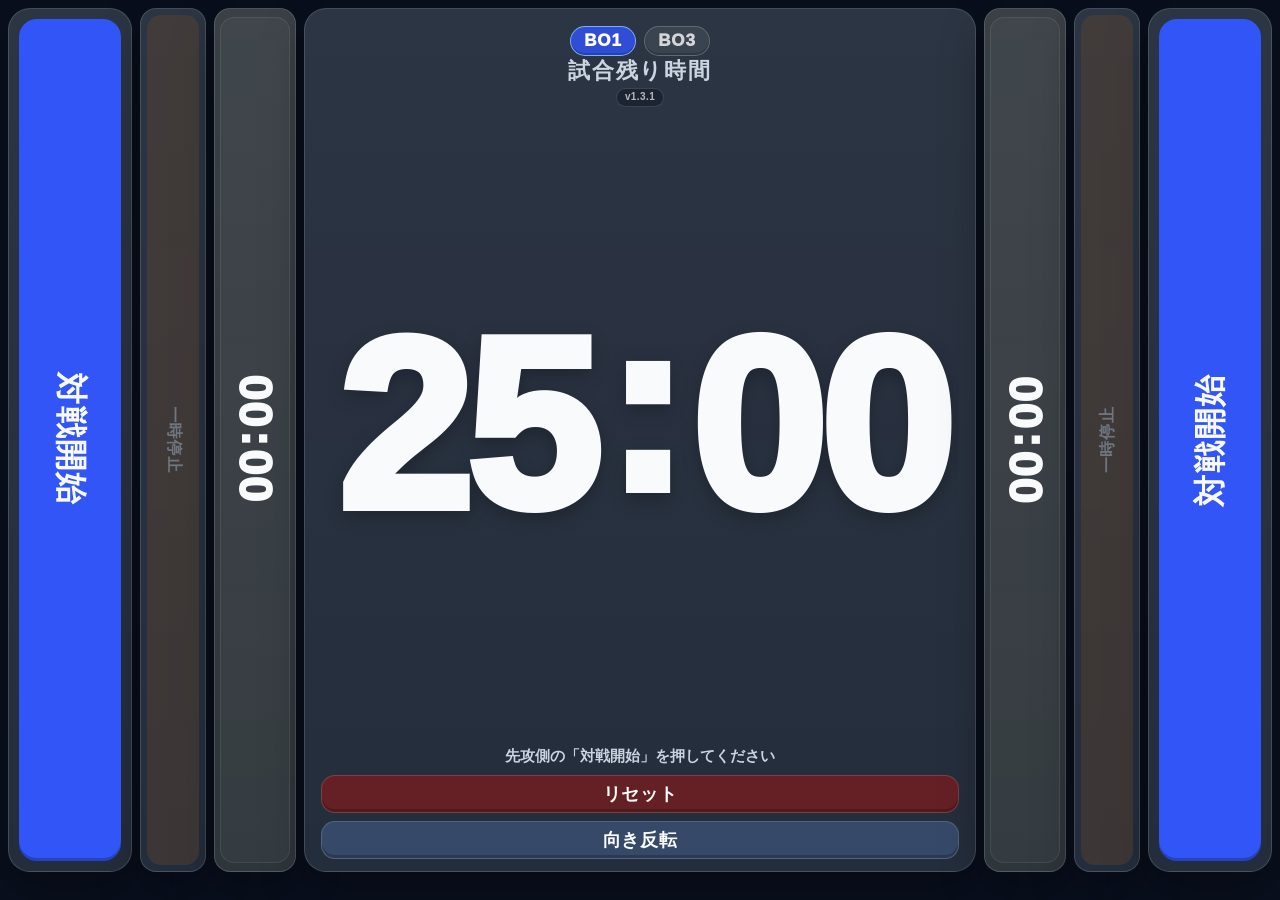
<file: index.html>
<!doctype html>
<html lang="ja">
<head>
  <meta charset="utf-8" />
  <meta name="viewport" content="width=device-width, initial-scale=1, viewport-fit=cover, user-scalable=no" />
  <meta name="theme-color" content="#090f1d" />
  <meta name="apple-mobile-web-app-capable" content="yes" />
  <meta name="apple-mobile-web-app-status-bar-style" content="black-translucent" />
  <meta name="apple-mobile-web-app-title" content="ポケカタイマー" />
  <link rel="manifest" href="manifest.webmanifest" />
  <link rel="apple-touch-icon" href="icons/apple-touch-icon.png" />
  <link rel="icon" href="icons/icon-192.png" />
  <title>ポケカ対戦タイマー</title>
  <style>
    :root {
      --bg: #090f1d;
      --panel: #202938;
      --panel2: #2a3137;
      --active: #30415f;
      --text: #f9fafb;
      --muted: #cbd5e1;
      --line: rgba(255,255,255,.14);
      --blue: #3155f6;
      --brown: #6b4a2b;
      --green: #15803d;
      --red: #7f1d1d;
      --slate: #41598c;
      --shadow: 0 18px 45px rgba(0,0,0,.28);
      --pseudo-landscape-rotation: 90deg;
    }
    * { box-sizing: border-box; -webkit-tap-highlight-color: transparent; }
    html, body {
      width:100%; min-height:100%; margin:0; overflow:hidden;
      background:var(--bg); color:var(--text);
      font-family:-apple-system,BlinkMacSystemFont,"Segoe UI",sans-serif;
      overscroll-behavior:none; touch-action:manipulation; user-select:none; -webkit-user-select:none;
    }
    body { min-height:100dvh; }

    .app {
      width:100vw; height:100dvh;
      padding:max(8px, env(safe-area-inset-top)) max(8px, env(safe-area-inset-right)) max(28px, env(safe-area-inset-bottom)) max(8px, env(safe-area-inset-left));
      display:flex; gap:8px; align-items:stretch;
      position:relative;
    }

    .col-time, .col-pause, .col-action, .center-panel {
      min-width:0; min-height:0; overflow:hidden;
      border:1px solid var(--line); box-shadow:var(--shadow);
      background:linear-gradient(180deg, rgba(255,255,255,.055), rgba(255,255,255,.018)), var(--panel);
    }
    .col-time {
      width:clamp(60px, 7vw, 82px);
      border-radius:16px; padding:8px 5px;
      display:flex; flex-direction:column; gap:8px;
      background:linear-gradient(180deg, rgba(255,255,255,.075), rgba(255,255,255,.02)), var(--panel2);
    }
    .col-pause {
      width:clamp(48px, 5.6vw, 66px);
      border-radius:16px; padding:6px;
      display:flex;
    }
    .col-action {
      width:clamp(88px, 10.6vw, 124px);
      border-radius:22px; padding:10px;
      display:flex;
    }
    .center-panel {
      flex:1 1 auto;
      border-radius:22px; padding:12px 16px;
      display:flex; flex-direction:column; align-items:center; text-align:center;
      min-width:0;
    }
    .zone-active {
      background:linear-gradient(180deg, rgba(96,165,250,.20), rgba(255,255,255,.02)), var(--active) !important;
      border-color:rgba(147,197,253,.55);
    }

    /* default order: left action | left pause | left time | center | right time | right pause | right action */
    .left-action { order:1; }
    .left-pause  { order:2; }
    .left-time   { order:3; }
    .center-panel{ order:4; }
    .right-time  { order:5; }
    .right-pause { order:6; }
    .right-action{ order:7; }
    .app.flipped { transform: rotate(180deg); transform-origin: center center; }

    button { font-family:inherit; }
    .big-action-button, .pause-button, .reset-button, .flip-button {
      border:0; color:var(--text); font-weight:900; letter-spacing:.04em;
      box-shadow:inset 0 -3px 0 rgba(0,0,0,.22); cursor:pointer;
    }
    .big-action-button {
      width:100%; height:100%; border-radius:18px; background:var(--blue);
      position:relative;
      display:block;
      font-size:clamp(20px,2.5vw,34px);
    }
    .big-action-button.is-resume { background:var(--green); }
    .big-action-button .button-label,
    .pause-button .button-label {
      position:absolute;
      left:50%;
      top:50%;
      display:block;
      white-space:nowrap;
      transform-origin:center center;
    }

    .left-action .button-label { transform:translate(-50%, -50%) rotate(90deg); }
    .right-action .button-label { transform:translate(-50%, -50%) rotate(-90deg); }

    .pause-button {
      width:100%; height:100%; border-radius:14px; background:var(--brown);
      position:relative;
      display:block;
      font-size:clamp(12px,1.25vw,16px);
    }
    .left-pause .button-label { transform:translate(-50%, -50%) rotate(90deg); }
    .right-pause .button-label { transform:translate(-50%, -50%) rotate(-90deg); }

    .role-badge {
      width:100%; min-height:34px; border-radius:999px; border:1px solid rgba(255,255,255,.18);
      display:grid; place-items:center; font-size:clamp(11px,1.1vw,14px); font-weight:900;
      color:var(--text); background:rgba(255,255,255,.06); flex:0 0 auto;
    }
    .role-badge.is-first { background:rgba(37,99,235,.9); }
    .role-badge.is-second { background:rgba(124,58,237,.88); }
    .role-badge:empty { display:none; }

    .time-card {
      flex:1 1 auto; min-height:0; position:relative; overflow:hidden;
      border-radius:14px; background:rgba(255,255,255,.035); border:1px solid rgba(255,255,255,.08);
    }
    .time-rotor {
      position:absolute; left:50%; top:50%;
      width:148px; height:58px; margin-left:-74px; margin-top:-29px;
      display:grid; place-items:center; gap:2px;
    }
    .left-time .time-rotor { transform:rotate(90deg); }
    .right-time .time-rotor { transform:rotate(-90deg); }
    .small-label, .match-label { color:var(--muted); font-weight:800; letter-spacing:.08em; }
    .time-rotor .small-label { font-size:clamp(9px, .95vw, 12px); }
    .used-time { font-variant-numeric:tabular-nums; font-size:clamp(28px,3.8vw,46px); font-weight:950; line-height:1; white-space:nowrap; letter-spacing:.03em; }
    .timer-text {
      display:inline-flex;
      align-items:center;
      justify-content:center;
      line-height:1;
      white-space:nowrap;
    }
    .timer-colon {
      display:inline-block;
      transform:translateY(-0.075em);
      margin:0 .045em;
    }

    .main-timer .timer-text {
      max-width: 100%;
      max-height: 100%;
    }


    .match-label { flex:0 0 auto; font-size:clamp(14px,1.7vw,22px); }
    .main-timer {
      width:100%; flex:1 1 auto; min-height:0; display:grid; place-items:center; overflow:hidden;
      font-variant-numeric:tabular-nums; font-size:clamp(78px,12.8vw,150px); font-weight:950; line-height:.92; letter-spacing:-.025em; white-space:nowrap;
      text-shadow:0 6px 18px rgba(0,0,0,.24);
    }
    .main-timer.is-warning { color:#fbbf24; }
    .main-timer.is-finished { color:#f87171; }
    .status-text {
      flex:0 0 auto; min-height:18px; color:var(--muted); font-size:clamp(10px,1.15vw,15px); font-weight:800; line-height:1.35;
    }
    .center-actions { width:100%; display:grid; gap:8px; margin-top:8px; }
    .reset-button, .flip-button {
      width:100%; min-height:38px; border-radius:14px; font-size:clamp(13px,1.45vw,18px); border:1px solid var(--line);
    }
    .reset-button { background:rgba(127,29,29,.72); }
    .flip-button { background:rgba(59,78,112,.88); }

    button:disabled { cursor:default; opacity:.34; box-shadow:none; }
    button.label-hidden .button-label { visibility:hidden; }


    .center-version-badge {
      flex: 0 0 auto;
      margin-top: 3px;
      padding: 2px 8px;
      border-radius: 999px;
      border: 1px solid rgba(255,255,255,.14);
      background: rgba(17,24,39,.52);
      color: rgba(255,255,255,.68);
      font-size: 10px;
      font-weight: 800;
      letter-spacing: .04em;
      line-height: 1.25;
    }
    .format-buttons {
      flex: 0 0 auto;
      display:flex;
      gap:8px;
      justify-content:center;
      align-items:center;
      margin-top:5px;
    }
    .format-button {
      min-width:66px;
      min-height:30px;
      border-radius:999px;
      border:1px solid rgba(255,255,255,.20);
      background:rgba(255,255,255,.07);
      color:rgba(255,255,255,.78);
      font-size:clamp(12px,1.35vw,17px);
      font-weight:950;
      letter-spacing:.05em;
      box-shadow:inset 0 -2px 0 rgba(0,0,0,.18);
    }
    .format-button.is-selected {
      border-color:rgba(147,197,253,.80);
      background:rgba(49,85,246,.82);
      color:#fff;
    }
    .format-button:disabled {
      opacity:.78;
      cursor:default;
    }

    .end-dialog-overlay {
      position:absolute;
      inset:0;
      z-index:50;
      display:grid;
      place-items:center;
      padding:24px;
      background:rgba(0,0,0,.42);
      backdrop-filter:blur(3px);
    }
    .end-dialog-overlay[hidden] {
      display:none;
    }
    .end-dialog {
      width:min(82vw, 460px);
      border-radius:24px;
      border:1px solid rgba(255,255,255,.18);
      background:linear-gradient(180deg, rgba(255,255,255,.09), rgba(255,255,255,.03)), #172033;
      box-shadow:0 22px 70px rgba(0,0,0,.45);
      padding:24px 26px 22px;
      text-align:center;
    }
    .end-dialog-message {
      font-size:clamp(18px, 2.6vw, 30px);
      line-height:1.55;
      font-weight:900;
      letter-spacing:.02em;
      color:var(--text);
      margin-bottom:18px;
    }
    .end-dialog-actions {
      display:flex;
      justify-content:center;
      gap:12px;
      align-items:center;
    }
    .end-dialog-ok,
    .end-dialog-cancel {
      min-width:150px;
      min-height:46px;
      border:0;
      border-radius:999px;
      color:var(--text);
      font-size:clamp(16px, 2vw, 24px);
      font-weight:950;
      letter-spacing:.08em;
      box-shadow:inset 0 -3px 0 rgba(0,0,0,.22);
    }
    .end-dialog-ok {
      background:var(--blue);
    }
    .end-dialog-cancel {
      background:rgba(71,85,105,.92);
    }
    .end-dialog-cancel[hidden] {
      display:none;
    }
    .portrait-notice { display:none; }

    @media (orientation: landscape) and (max-height: 430px) {
      .app { gap:6px; }
      .col-time { width:clamp(50px,6vw,70px); border-radius:14px; padding:6px 4px; gap:6px; }
      .col-pause { width:clamp(40px,4.6vw,56px); border-radius:14px; padding:4px; }
      .col-action { width:clamp(72px,8.8vw,104px); border-radius:18px; padding:8px; }
      .center-panel { border-radius:18px; padding:10px 14px; }
      .big-action-button { border-radius:15px; font-size:clamp(16px,2vw,24px); }
      .pause-button { border-radius:12px; font-size:clamp(10px,1.1vw,13px); }
      .role-badge { min-height:28px; font-size:clamp(9px,.9vw,12px); }
      .time-rotor { width:122px; height:48px; margin-left:-61px; margin-top:-24px; }
      .time-rotor .small-label { font-size:clamp(8px,.82vw,10px); }
      .used-time { font-size:clamp(22px,3vw,34px); letter-spacing:.03em; }
      .match-label { font-size:clamp(12px,1.3vw,17px); }
      .main-timer { font-size:clamp(64px,11.6vw,128px); letter-spacing:-.02em; }
      .status-text { font-size:clamp(9px,.98vw,12px); }
      .center-actions { gap:6px; margin-top:6px; }
      .reset-button, .flip-button { min-height:30px; border-radius:12px; font-size:clamp(11px,1.15vw,14px); }
      .format-buttons { gap:6px; margin-top:4px; }
      .format-button { min-width:56px; min-height:26px; font-size:clamp(10px,1vw,13px); }
    }


    /* 回転ロックONでも横持ちで使うための疑似横向きモード。
       iPhoneが縦画面扱いのままでも、アプリ全体を横向きキャンバスとして描画する。 */
    @media (orientation: portrait) {
      body {
        position: fixed;
        inset: 0;
        width: 100vw;
        height: 100dvh;
      }

      .app {
        position: fixed;
        left: 50%;
        top: 50%;
        width: 100dvh;
        height: 100dvw;
        padding: 8px;
        transform: translate(-50%, -50%) rotate(var(--pseudo-landscape-rotation));
        transform-origin: center center;
      }

      @media (display-mode: standalone) {
        .app {
          /*
            ホーム画面追加後は、疑似横向きキャンバスを少しだけ小さくしつつ
            わずかに下へ寄せて、上下の余白を近づける。
          */
          top: calc(50% + 28px);
          width: calc(100dvh - 64px);
        }
      }

      .app.flipped {
        transform: translate(-50%, -50%) rotate(calc(var(--pseudo-landscape-rotation) + 180deg));
      }
    }

    @media (orientation: portrait) {
      .portrait-notice {
        display:none;
        padding:max(24px, env(safe-area-inset-top)) max(24px, env(safe-area-inset-right)) max(24px, env(safe-area-inset-bottom)) max(24px, env(safe-area-inset-left));
        background:var(--bg); text-align:center;
      }
      .portrait-card {
        width:min(86vw,360px); padding:28px; border:1px solid var(--line); border-radius:26px; background:var(--panel); box-shadow:var(--shadow);
        font-size:20px; line-height:1.7; font-weight:900;
      }
      .portrait-icon { font-size:52px; line-height:1; margin-bottom:12px; }
    }
  </style>
</head>
<body>
  <main id="appRoot" class="app" aria-live="polite">
    <section class="col-action left-action" data-player="0">
      <button id="actionBtn0" class="big-action-button" type="button"><span class="button-label">対戦開始</span></button>
    </section>
    <section class="col-pause left-pause" data-player="0">
      <button id="pauseBtn0" class="pause-button" type="button" disabled><span class="button-label">一時停止</span></button>
    </section>
    <section class="col-time left-time" data-player="0">
      <div id="roleBadge0" class="role-badge" aria-label="左側の役割"></div>
      <div class="time-card">
        <div class="time-rotor">
          <div id="usedTime0" class="used-time">00:00</div>
        </div>
      </div>
    </section>

    <section class="center-panel">
      <div class="format-buttons" aria-label="試合形式">
        <button id="formatBo1Btn" class="format-button is-selected" type="button">BO1</button>
        <button id="formatBo3Btn" class="format-button" type="button">BO3</button>
      </div>
      <div class="match-label">試合残り時間</div>
      <div class="center-version-badge">v1.3.1</div>
      <div id="mainTimer" class="main-timer">25:00</div>
      <div id="statusText" class="status-text">先攻側の「対戦開始」を押してください</div>
      <div class="center-actions">
        <button id="resetBtn" class="reset-button" type="button">リセット</button>
        <button id="flipBtn" class="flip-button" type="button">向き反転</button>
      </div>
    </section>

    <section class="col-time right-time" data-player="1">
      <div id="roleBadge1" class="role-badge" aria-label="右側の役割"></div>
      <div class="time-card">
        <div class="time-rotor">
          <div id="usedTime1" class="used-time">00:00</div>
        </div>
      </div>
    </section>
    <section class="col-pause right-pause" data-player="1">
      <button id="pauseBtn1" class="pause-button" type="button" disabled><span class="button-label">一時停止</span></button>
    </section>
    <section class="col-action right-action" data-player="1">
      <button id="actionBtn1" class="big-action-button" type="button"><span class="button-label">対戦開始</span></button>
    </section>

    <div id="endDialog" class="end-dialog-overlay" hidden role="dialog" aria-modal="true" aria-labelledby="endDialogMessage">
      <div class="end-dialog">
        <div id="endDialogMessage" class="end-dialog-message">残り時間が0になりました。<br>試合終了です。</div>
        <div class="end-dialog-actions">
          <button id="endDialogCancel" class="end-dialog-cancel" type="button" hidden>キャンセル</button>
          <button id="endDialogOk" class="end-dialog-ok" type="button">OK</button>
        </div>
      </div>
    </div>

  </main>

  <div class="portrait-notice" aria-hidden="true">
    <div class="portrait-card">
      <div class="portrait-icon">↻</div>
      <div>iPhoneの回転ロックを解除して<br>横向きで使ってください</div>
    </div>
  </div>

  <script>
    (() => {
      'use strict';
      const BO1_LENGTH_MS = 25 * 60 * 1000;
      const BO3_LENGTH_MS = 75 * 60 * 1000;
      const WARNING_MS = 60 * 1000;
      const FLIP_STORAGE_KEY = 'pokeca_timer_flip_v1';
      const state = { mode:'ready', activePlayer:null, firstPlayer:null, matchFormat:'BO1', matchLengthMs:BO1_LENGTH_MS, remainingMs:BO1_LENGTH_MS, usedMs:[0,0], lastTickAt:null, wakeLock:null, flipped:false };

      let audioCtx = null;
      let activeAlarmGain = null;
      let activeAlarmLoopTimer = null;
      let dialogMode = null;
      let mainTimerFitPending = false;
      let lastMainTimerHtml = '';

      function getAudioContext() {
        if (audioCtx) return audioCtx;
        const AudioContextClass = window.AudioContext || window.webkitAudioContext;
        if (!AudioContextClass) return null;
        audioCtx = new AudioContextClass();
        return audioCtx;
      }

      function resumeAudioContext() {
        const ctx = getAudioContext();
        if (!ctx) return null;
        if (ctx.state === 'suspended') {
          ctx.resume().catch(() => {});
        }
        return ctx;
      }

      function playTickSound() {
        const ctx = resumeAudioContext();
        if (!ctx) return;

        const now = ctx.currentTime;

        function clickLayer(offset, frequency, gainPeak, duration) {
          const t = now + offset;

          const osc = ctx.createOscillator();
          const gain = ctx.createGain();

          osc.type = 'square';
          osc.frequency.setValueAtTime(frequency, t);

          gain.gain.setValueAtTime(0.0001, t);
          gain.gain.exponentialRampToValueAtTime(gainPeak, t + 0.0015);
          gain.gain.exponentialRampToValueAtTime(0.0001, t + duration);

          osc.connect(gain);
          gain.connect(ctx.destination);
          osc.start(t);
          osc.stop(t + duration + 0.006);
        }

        function noiseLayer(offset, gainPeak, duration) {
          const t = now + offset;
          const bufferSize = Math.max(1, Math.floor(ctx.sampleRate * duration));
          const buffer = ctx.createBuffer(1, bufferSize, ctx.sampleRate);
          const data = buffer.getChannelData(0);

          for (let i = 0; i < bufferSize; i += 1) {
            const fade = 1 - i / bufferSize;
            data[i] = (Math.random() * 2 - 1) * fade * fade;
          }

          const noise = ctx.createBufferSource();
          noise.buffer = buffer;

          const highpass = ctx.createBiquadFilter();
          highpass.type = 'highpass';
          highpass.frequency.setValueAtTime(1800, t);

          const bandpass = ctx.createBiquadFilter();
          bandpass.type = 'bandpass';
          bandpass.frequency.setValueAtTime(3600, t);
          bandpass.Q.setValueAtTime(4.5, t);

          const gain = ctx.createGain();
          gain.gain.setValueAtTime(0.0001, t);
          gain.gain.exponentialRampToValueAtTime(gainPeak, t + 0.001);
          gain.gain.exponentialRampToValueAtTime(0.0001, t + duration);

          noise.connect(highpass);
          highpass.connect(bandpass);
          bandpass.connect(gain);
          gain.connect(ctx.destination);
          noise.start(t);
          noise.stop(t + duration + 0.004);
        }

        // 低音の余韻を減らし、短い高音成分で「カチッ」に寄せる。
        clickLayer(0, 2400, 0.18, 0.018);
        clickLayer(0.006, 3600, 0.08, 0.014);
        noiseLayer(0, 0.20, 0.016);
      }

      function stopAlarmSound() {
        if (activeAlarmLoopTimer) {
          clearInterval(activeAlarmLoopTimer);
          activeAlarmLoopTimer = null;
        }

        const ctx = audioCtx;
        const gain = activeAlarmGain;
        activeAlarmGain = null;

        if (!ctx || !gain) return;

        const now = ctx.currentTime;
        try {
          gain.gain.cancelScheduledValues(now);
          gain.gain.setValueAtTime(Math.max(gain.gain.value, 0.0001), now);
          gain.gain.exponentialRampToValueAtTime(0.0001, now + 0.04);
          setTimeout(() => {
            try { gain.disconnect(); } catch (_) {}
          }, 90);
        } catch (_) {
          try { gain.disconnect(); } catch (__) {}
        }
      }

      function playAlarmSound() {
        const ctx = resumeAudioContext();
        if (!ctx) return;

        stopAlarmSound();

        const masterGain = ctx.createGain();
        masterGain.gain.setValueAtTime(0.95, ctx.currentTime);
        masterGain.connect(ctx.destination);
        activeAlarmGain = masterGain;

        const interval = 0.24;
        const duration = 0.18;
        const blockCount = 4;
        const blockMs = interval * blockCount * 1000;

        function softBeep(time, frequency, peakGain) {
          const osc = ctx.createOscillator();
          const gain = ctx.createGain();
          const filter = ctx.createBiquadFilter();

          osc.type = 'triangle';
          osc.frequency.setValueAtTime(frequency, time);
          osc.frequency.exponentialRampToValueAtTime(frequency * 0.99, time + duration);

          filter.type = 'lowpass';
          filter.frequency.setValueAtTime(1700, time);
          filter.Q.setValueAtTime(0.7, time);

          gain.gain.setValueAtTime(0.0001, time);
          gain.gain.linearRampToValueAtTime(peakGain, time + 0.018);
          gain.gain.setValueAtTime(peakGain, time + duration - 0.055);
          gain.gain.exponentialRampToValueAtTime(0.0001, time + duration);

          osc.connect(filter);
          filter.connect(gain);
          gain.connect(masterGain);
          osc.start(time);
          osc.stop(time + duration + 0.03);
        }

        function scheduleAlarmBlock() {
          if (activeAlarmGain !== masterGain) return;

          const start = ctx.currentTime + 0.02;
          for (let i = 0; i < blockCount; i += 1) {
            const t = start + i * interval;
            const freq = i % 2 === 0 ? 740 : 587;
            softBeep(t, freq, 0.15);
          }
        }

        // OKが押されるまで、柔らかい音色のまま速めのテンポで鳴り続ける。
        scheduleAlarmBlock();
        activeAlarmLoopTimer = setInterval(scheduleAlarmBlock, blockMs);
      }

      const els = {
        appRoot: document.getElementById('appRoot'),
        mainTimer: document.getElementById('mainTimer'),
        statusText: document.getElementById('statusText'),
        resetBtn: document.getElementById('resetBtn'),
        flipBtn: document.getElementById('flipBtn'),
        formatBo1Btn: document.getElementById('formatBo1Btn'),
        formatBo3Btn: document.getElementById('formatBo3Btn'),
        endDialog: document.getElementById('endDialog'),
        endDialogMessage: document.getElementById('endDialogMessage'),
        endDialogOk: document.getElementById('endDialogOk'),
        endDialogCancel: document.getElementById('endDialogCancel'),
        usedTime: [document.getElementById('usedTime0'), document.getElementById('usedTime1')],
        pauseBtn: [document.getElementById('pauseBtn0'), document.getElementById('pauseBtn1')],
        actionBtn: [document.getElementById('actionBtn0'), document.getElementById('actionBtn1')],
        roleBadge: [document.getElementById('roleBadge0'), document.getElementById('roleBadge1')],
        timeZone: Array.from(document.querySelectorAll('.col-time')),
        pauseZone: Array.from(document.querySelectorAll('.col-pause')),
        actionZone: Array.from(document.querySelectorAll('.col-action')),
      };

      function loadFlipState(){ try{ state.flipped = localStorage.getItem(FLIP_STORAGE_KEY)==='1'; }catch(_){ state.flipped=false; } }
      function saveFlipState(){ try{ localStorage.setItem(FLIP_STORAGE_KEY, state.flipped ? '1' : '0'); }catch(_){ } }
      function clampMs(v){ return Math.max(0, Math.round(v)); }
      function formatTimeParts(ms, mode){
        const s = mode === 'ceil' ? Math.ceil(clampMs(ms)/1000) : Math.floor(clampMs(ms)/1000);
        const m = Math.floor(s/60);
        const sec = s % 60;
        return { min:String(m).padStart(2,'0'), sec:String(sec).padStart(2,'0') };
      }
      function timeHtml(ms, mode){
        const t = formatTimeParts(ms, mode);
        return `<span class="timer-text"><span class="timer-num">${t.min}</span><span class="timer-colon">:</span><span class="timer-num">${t.sec}</span></span>`;
      }
      function fitMainTimerToPanel() {
        const el = els.mainTimer;
        const text = el.querySelector('.timer-text');
        if (!el || !text) return;

        const maxWidth = Math.max(1, el.clientWidth * 0.96);
        const maxHeight = Math.max(1, el.clientHeight * 0.92);

        let low = 24;
        let high = 260;

        for (let i = 0; i < 12; i += 1) {
          const mid = (low + high) / 2;
          el.style.fontSize = `${mid}px`;

          if (text.scrollWidth <= maxWidth && text.scrollHeight <= maxHeight) {
            low = mid;
          } else {
            high = mid;
          }
        }

        el.style.fontSize = `${Math.floor(low)}px`;
      }
      function scheduleMainTimerFit() {
        if (mainTimerFitPending) return;
        mainTimerFitPending = true;
        requestAnimationFrame(() => {
          mainTimerFitPending = false;
          fitMainTimerToPanel();
        });
      }
      function playerRole(i){ if(state.firstPlayer==null) return ''; return state.firstPlayer===i ? '先攻' : '後攻'; }
      function activeRoleText(){ if(state.activePlayer==null || state.firstPlayer==null) return ''; return playerRole(state.activePlayer); }
      function setButtonLabel(button, label, hide=false){ const span=button.querySelector('.button-label'); span.textContent=label; button.classList.toggle('label-hidden', hide); }
      function setAction(i, label, enabled, hidden=false, resume=false){ const b=els.actionBtn[i]; b.disabled=!enabled; b.classList.toggle('is-resume', resume); setButtonLabel(b, label, hidden); }
      function setPause(i, enabled, hidden=false){ const b=els.pauseBtn[i]; b.disabled=!enabled; setButtonLabel(b, '一時停止', hidden); }
      function setMatchFormat(format) {
        if (state.mode !== 'ready') return;
        state.matchFormat = format;
        state.matchLengthMs = format === 'BO3' ? BO3_LENGTH_MS : BO1_LENGTH_MS;
        state.remainingMs = state.matchLengthMs;
        render();
      }
      function renderFormatButtons() {
        const isReady = state.mode === 'ready';
        els.formatBo1Btn.disabled = !isReady;
        els.formatBo3Btn.disabled = !isReady;
        els.formatBo1Btn.classList.toggle('is-selected', state.matchFormat === 'BO1');
        els.formatBo3Btn.classList.toggle('is-selected', state.matchFormat === 'BO3');
        els.formatBo1Btn.setAttribute('aria-pressed', state.matchFormat === 'BO1' ? 'true' : 'false');
        els.formatBo3Btn.setAttribute('aria-pressed', state.matchFormat === 'BO3' ? 'true' : 'false');
      }
      function renderRoleBadges(){ els.roleBadge.forEach((badge,i)=>{ const r=playerRole(i); badge.textContent=r; badge.classList.toggle('is-first', r==='先攻'); badge.classList.toggle('is-second', r==='後攻'); }); }
      function renderActivePanels(){ for(let i=0;i<2;i++){ const active=state.activePlayer===i && state.mode==='running'; els.timeZone[i].classList.toggle('zone-active', active); els.pauseZone[i].classList.toggle('zone-active', active); els.actionZone[i].classList.toggle('zone-active', active);} }
      function renderFlip(){ els.appRoot.classList.toggle('flipped', state.flipped); }
      function render(){
        const nextMainTimerHtml = timeHtml(state.remainingMs, 'ceil');
        if (nextMainTimerHtml !== lastMainTimerHtml) {
          els.mainTimer.innerHTML = nextMainTimerHtml;
          lastMainTimerHtml = nextMainTimerHtml;
          scheduleMainTimerFit();
        }
        els.mainTimer.classList.toggle('is-warning', state.remainingMs>0 && state.remainingMs<=WARNING_MS);
        els.mainTimer.classList.toggle('is-finished', state.mode==='finished');
        els.usedTime[0].innerHTML=timeHtml(state.usedMs[0], 'floor');
        els.usedTime[1].innerHTML=timeHtml(state.usedMs[1], 'floor');
        renderRoleBadges(); renderActivePanels(); renderFlip(); renderFormatButtons();
        if(state.mode==='ready'){ els.statusText.textContent='先攻側の「対戦開始」を押してください'; setAction(0,'対戦開始',true); setAction(1,'対戦開始',true); setPause(0,false); setPause(1,false); return; }
        if(state.mode==='running'){ const other=state.activePlayer===0?1:0; els.statusText.textContent=`${activeRoleText()}のターン中`; setAction(state.activePlayer,'ターン終了',true); setAction(other,'対戦開始',false,true); setPause(0,true); setPause(1,true); return; }
        if(state.mode==='paused'){ const other=state.activePlayer===0?1:0; els.statusText.textContent='一時停止中'; setAction(state.activePlayer,'試合再開',true,false,true); setAction(other,'対戦開始',false,true); setPause(0,false,true); setPause(1,false,true); return; }
        if(state.mode==='finished'){ els.statusText.textContent='試合時間終了'; setAction(0,'対戦開始',false,true); setAction(1,'対戦開始',false,true); setPause(0,false,true); setPause(1,false,true); }
      }
      async function requestWakeLock(){ if(!('wakeLock' in navigator) || document.visibilityState!=='visible') return; try{ state.wakeLock=await navigator.wakeLock.request('screen'); state.wakeLock.addEventListener('release',()=>{ state.wakeLock=null;}); }catch(_){ state.wakeLock=null; } }
      async function releaseWakeLock(){ if(!state.wakeLock) return; try{ await state.wakeLock.release(); }catch(_){ } finally { state.wakeLock=null; } }
      function showDialog(mode, messageHtml, options = {}) {
        dialogMode = mode;
        els.endDialogMessage.innerHTML = messageHtml;
        els.endDialogOk.textContent = options.okText || 'OK';
        els.endDialogCancel.textContent = options.cancelText || 'キャンセル';
        els.endDialogCancel.hidden = !options.showCancel;
        els.endDialog.hidden = false;
        setTimeout(() => {
          try { els.endDialogOk.focus(); } catch (_) {}
        }, 0);
      }
      function showEndDialog() {
        showDialog('end', '残り時間が0になりました。<br>試合終了です。');
      }
      function showResetDialog() {
        showDialog('reset', 'タイマーをリセットしますか？', { showCancel:true, okText:'OK', cancelText:'キャンセル' });
      }
      function hideEndDialog() {
        els.endDialog.hidden = true;
        dialogMode = null;
      }
      function performReset() {
        stopAlarmSound();
        hideEndDialog();
        state.mode='ready';
        state.activePlayer=null;
        state.firstPlayer=null;
        state.remainingMs=state.matchLengthMs;
        state.usedMs=[0,0];
        state.lastTickAt=null;
        releaseWakeLock();
        render();
      }
      function handleDialogOk() {
        if (dialogMode === 'reset') {
          performReset();
          return;
        }
        stopAlarmSound();
        hideEndDialog();
      }
      function handleDialogCancel() {
        hideEndDialog();
      }
      function finishMatch(){ state.mode='finished'; state.remainingMs=0; state.lastTickAt=null; playAlarmSound(); showEndDialog(); releaseWakeLock(); if(navigator.vibrate) navigator.vibrate([180,80,180,80,260]); }
      function applyElapsed(now){ if(state.mode!=='running' || state.lastTickAt==null || state.activePlayer==null) return; const e=Math.max(0, now-state.lastTickAt); state.lastTickAt=now; state.remainingMs=clampMs(state.remainingMs-e); state.usedMs[state.activePlayer]=clampMs(state.usedMs[state.activePlayer]+e); if(state.remainingMs<=0) finishMatch(); }
      function tick(){ applyElapsed(Date.now()); render(); requestAnimationFrame(tick); }
      function startMatch(i){ if(state.mode!=='ready') return; playTickSound(); state.mode='running'; state.activePlayer=i; state.firstPlayer=i; state.lastTickAt=Date.now(); requestWakeLock(); render(); }
      function endTurn(){ if(state.mode!=='running' || state.activePlayer==null) return; playTickSound(); applyElapsed(Date.now()); if(state.mode==='finished') return; state.activePlayer=state.activePlayer===0?1:0; state.lastTickAt=Date.now(); render(); }
      function pauseMatch(){ if(state.mode!=='running') return; applyElapsed(Date.now()); if(state.mode==='finished') return; state.mode='paused'; state.lastTickAt=null; releaseWakeLock(); render(); }
      function resumeMatch(){ if(state.mode!=='paused') return; state.mode='running'; state.lastTickAt=Date.now(); requestWakeLock(); render(); }
      function resetMatch(){ if(state.mode==='ready'){ performReset(); return; } showResetDialog(); }
      function toggleFlip(){ state.flipped=!state.flipped; saveFlipState(); render(); }

      els.actionBtn.forEach((b,i)=>b.addEventListener('click',()=>{ if(state.mode==='ready') startMatch(i); else if(state.mode==='running' && state.activePlayer===i) endTurn(); else if(state.mode==='paused' && state.activePlayer===i) resumeMatch(); }));
      els.pauseBtn.forEach((b)=>b.addEventListener('click', pauseMatch));
      els.resetBtn.addEventListener('click', resetMatch);
      els.formatBo1Btn.addEventListener('click', () => setMatchFormat('BO1'));
      els.formatBo3Btn.addEventListener('click', () => setMatchFormat('BO3'));
      els.flipBtn.addEventListener('click', toggleFlip);
      els.endDialogOk.addEventListener('click', handleDialogOk);
      els.endDialogCancel.addEventListener('click', handleDialogCancel);
      if('serviceWorker' in navigator){ window.addEventListener('load',()=>{ navigator.serviceWorker.register('./service-worker.js').catch(()=>{}); }); }
      document.addEventListener('visibilitychange',()=>{ if(document.visibilityState==='visible' && state.mode==='running'){ requestWakeLock(); } else if(document.visibilityState!=='visible'){ applyElapsed(Date.now()); releaseWakeLock(); } });
      window.addEventListener('resize', scheduleMainTimerFit);
      window.addEventListener('orientationchange', scheduleMainTimerFit);
      loadFlipState(); render(); requestAnimationFrame(tick);
    })();
  </script>
</body>
</html>
</file>
